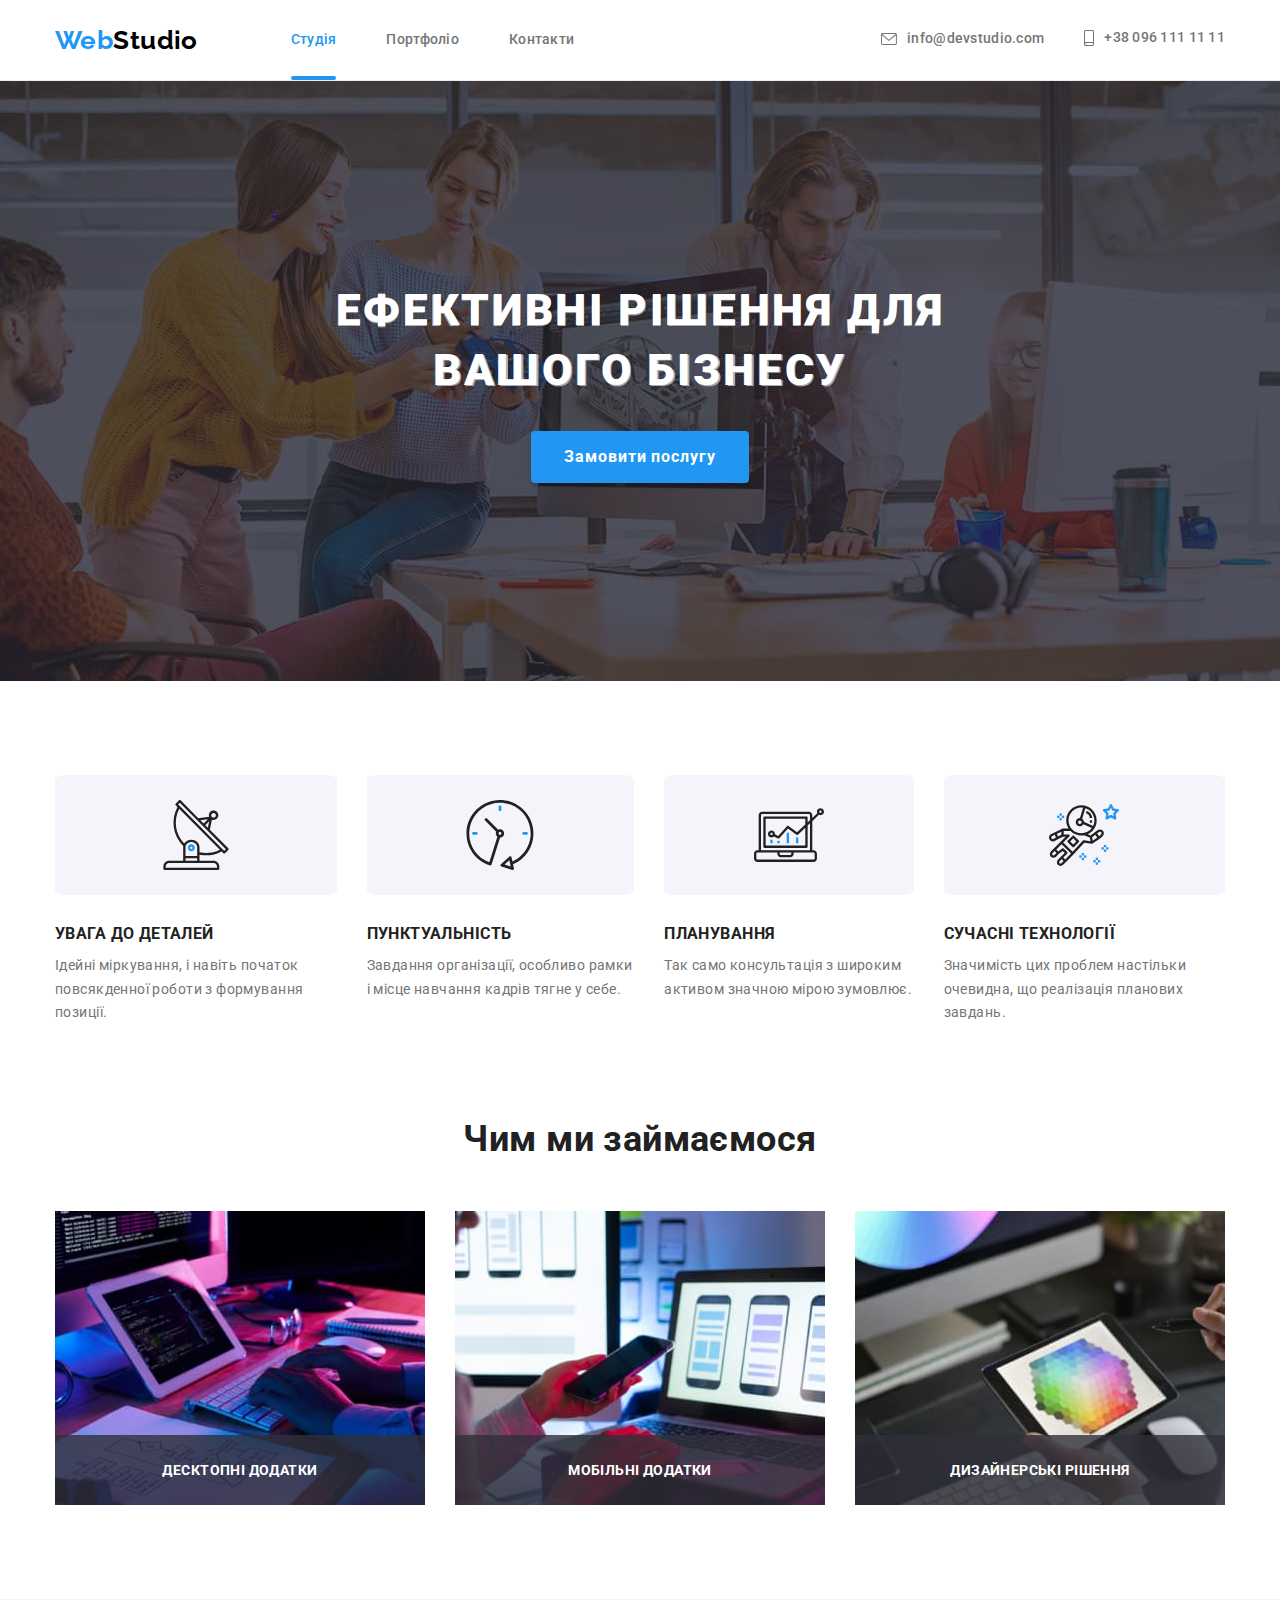
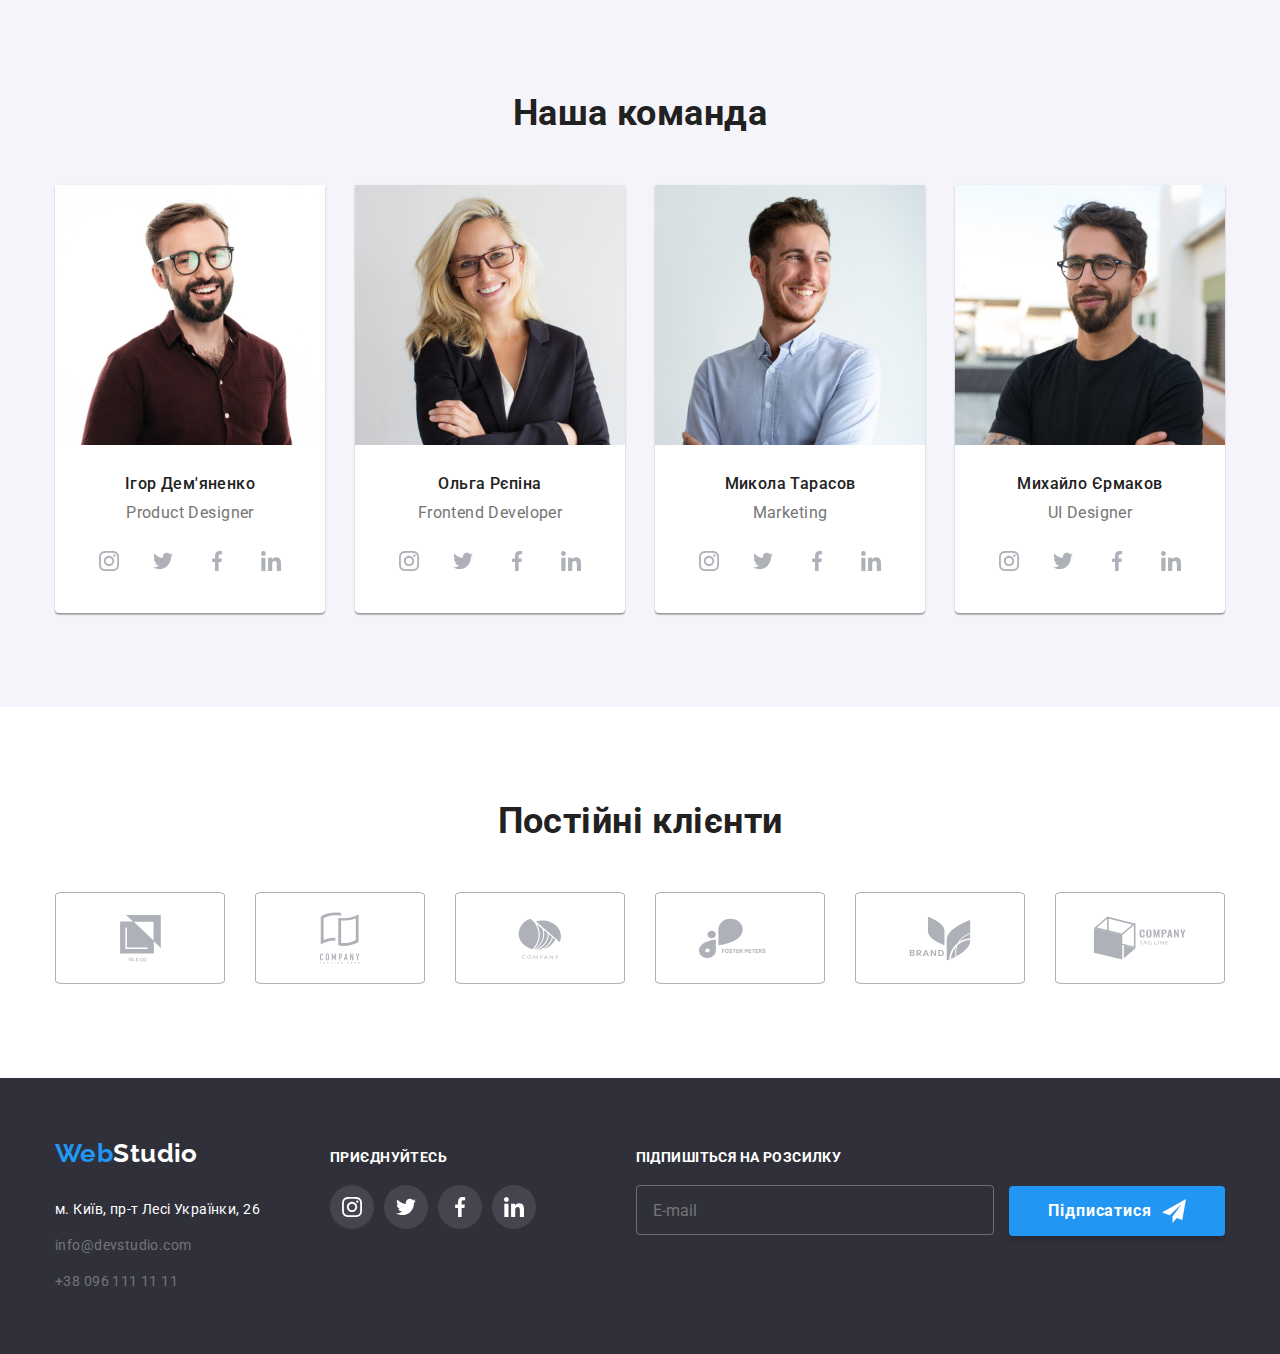
<file: index.html>
<!DOCTYPE html>
<html lang="en">
<head>
    <meta charset="UTF-8">
    <meta http-equiv="X-UA-Compatible" content="IE=edge">
    <meta name="viewport" content="width=device-width, initial-scale=1.0">
    <title>goit-markup-hw-03</title>
    <link href="https://fonts.googleapis.com/css2?family=Raleway:wght@700&family=Roboto:wght@400;500;700;900&display=swap" rel="stylesheet">
    <link rel="stylesheet" href="https://cdnjs.cloudflare.com/ajax/libs/modern-normalize/1.1.0/modern-normalize.min.css">
    <link rel="stylesheet" href="./css/styles.css">
</head>
<body>
    <!--Шапка-->
    <header class="page-header">
        <div class="conteiner header">
            <nav class="main-nav">
                <a href="./index.html" class="logo">Web<span class="accent">Studio</span></a>
                <ul class="site-nav list">
                    <li class="item"><a href="./index.html" class="link current">Студія</a></li>
                    <li class="item"><a href="./portfolio.html" class="link">Портфоліо</a></li>
                    <li class="item"><a href="" class="link">Контакти</a></li>
                </ul>
            </nav>
            <ul class="contact list">
                <li class="item">
                    <a href="mailto:info@devstudio.com" class="link">
                        <svg class="icon-mail" height="12px" width="16px">
                            <use href="./images/symbol-defs.svg#icon-envelope-1">
                            </use>
                        </svg>info@devstudio.com
                    </a>
                </li>
                <li class="item">
                    <a href="tel:+380961111111" class="link">
                        <svg class="icon-tel" height="16px" width="10px">
                            <use href="./images/symbol-defs.svg#icon-smartphone-1">
                            </use>
                        </svg>+38 096 111 11 11
                    </a>
                </li>
            </ul>
        </div>
    </header>
    <main>
        <!--Головний контент-->
        <!--Банер з кнопкою-->
        <section class="hero">
                <h1 class="hero-title">Ефективні рішення для вашого бізнесу</h1>
                <button  type="button" class="button" data-modal-open>Замовити послугу</button>
        </section>
        <!--Особливості компанії-->
        <section class="section osoblivosti">
            <div class="conteiner">
                <h2 class="hidden">Особливості</h2>
                <ul class="feature-list list">
                    <li class="item icon-antenna">
                        <h3 class="title">УВАГА ДО ДЕТАЛЕЙ</h3>
                        <p>Ідейні міркування, і навіть початок повсякденної роботи з формування позиції.</p>
                    </li>
                    <li class="item icon-clock">
                        <h3 class="title">ПУНКТУАЛЬНІСТЬ</h3>
                        <p>Завдання організації, особливо рамки і місце навчання кадрів тягне у себе.</p>
                    </li>
                    <li class="item icon-diagramma">
                        <h3 class="title">ПЛАНУВАННЯ</h3>
                        <p>Так само консультація з широким активом значною мірою зумовлює.</p>
                    </li>
                    <li class="item icon-astronaut">
                        <h3 class="title">СУЧАСНІ ТЕХНОЛОГІЇ</h3>
                        <p>Значимість цих проблем настільки очевидна, що реалізація планових завдань.</p>
                    </li>
                </ul>
            </div>
        </section>
        <!--Чим ми займаємось-->
        <section class="section">
            <div class="conteiner">
                <h2 class="section-title">Чим ми займаємося</h2>
                <ul class="list services">
                    <li class="item">
                        <img src="./images/box4.jpg" alt="кодування" width="370">
                        <p class="work-label">десктопні додатки</p>
                    </li>
                    <li class="item">
                        <img src="./images/box2.jpg" alt="адаптація" width="370">
                        <p class="work-label">мобільні додатки</p>
                    </li>
                    <li class="item">
                        <img src="./images/box3.jpg" alt="графіка" width="370">
                        <p class="work-label">дизайнерські рішення</p>
                    </li>
                </ul>
            </div>
        </section>
        <!--Команда-->
        <section class="team-section section">
            <div class="conteiner">
                <h2 class="section-title">Наша команда</h2>
                <ul class="team list">
                    <li class="item">
                        <img src="./images/igor.jpg" alt="Product Designer" class="image"  width="270">
                        <h3 class="title">Ігор Дем'яненко</h3>
                        <p class="team-text">Product Designer</p>
                        <ul class="list icons-list">
                            <li class="social">
                                <a class="link-icon" href="">
                                    <svg class="icon-social">
                                        <use href="./images/symbol-defs.svg#icon-instagram-2-1">
                                        </use>
                                    </svg>
                                </a>
                            </li>
                            <li class="social">
                                <a class="link-icon" href="">
                                    <svg class="icon-social">
                                        <use href="./images/symbol-defs.svg#icon-twitter-1-1">
                                        </use>
                                    </svg>
                                </a>
                            </li>
                            <li class="social">
                                <a class="link-icon" href="">
                                    <svg class="icon-social">
                                        <use href="./images/symbol-defs.svg#icon-facebook-1-1">
                                        </use>
                                    </svg>
                                </a>
                            </li>
                            <li class="social">
                                <a class="link-icon" href="">
                                    <svg class="icon-social">
                                        <use href="./images/symbol-defs.svg#icon-linkedin-1-1">
                                        </use>
                                    </svg>
                                </a>
                            </li>
                        </ul>
                    </li>
                    <li class="item">
                        <img src="./images/olga.jpg" alt="Frontend Developer" class="image"  width="270">
                        <h3 class="title">Ольга Рєпіна</h3>
                        <p class="team-text">Frontend Developer</p>
                        <ul class="list icons-list">
                            <li class="social">
                                <a class="link-icon" href="">
                                    <svg class="icon-social">
                                        <use href="./images/symbol-defs.svg#icon-instagram-2-1">
                                        </use>
                                    </svg>
                                </a>
                            </li>
                            <li class="social">
                                <a class="link-icon" href="">
                                    <svg class="icon-social">
                                        <use href="./images/symbol-defs.svg#icon-twitter-1-1">
                                        </use>
                                    </svg>
                                </a>
                            </li>
                            <li class="social">
                                <a class="link-icon" href="">
                                    <svg class="icon-social">
                                        <use href="./images/symbol-defs.svg#icon-facebook-1-1">
                                        </use>
                                    </svg>
                                </a>
                            </li>
                            <li class="social">
                                <a class="link-icon" href="">
                                    <svg class="icon-social">
                                        <use href="./images/symbol-defs.svg#icon-linkedin-1-1">
                                        </use>
                                    </svg>
                                </a>
                            </li>
                        </ul>
                    </li>
                    <li class="item">
                        <img src="./images/mikola.jpg" alt="Marketing" class="image"  width="270">
                        <h3 class="title">Микола Тарасов</h3>
                        <p class="team-text">Marketing</p>
                        <ul class="list icons-list">
                            <li class="social">
                                <a class="link-icon" href="">
                                    <svg class="icon-social">
                                        <use href="./images/symbol-defs.svg#icon-instagram-2-1">
                                        </use>
                                    </svg>
                                </a>
                            </li>
                            <li class="social">
                                <a class="link-icon" href="">
                                    <svg class="icon-social">
                                        <use href="./images/symbol-defs.svg#icon-twitter-1-1">
                                        </use>
                                    </svg>
                                </a>
                            </li>
                            <li class="social">
                                <a class="link-icon" href="">
                                    <svg class="icon-social">
                                        <use href="./images/symbol-defs.svg#icon-facebook-1-1">
                                        </use>
                                    </svg>
                                </a>
                            </li>
                            <li class="social">
                                <a class="link-icon" href="">
                                    <svg class="icon-social">
                                        <use href="./images/symbol-defs.svg#icon-linkedin-1-1">
                                        </use>
                                    </svg>
                                </a>
                            </li>
                        </ul>
                    </li>
                    <li class="item">
                        <img src="./images/mihailo.jpg" alt="UI Designer" class="image"  width="270">
                        <h3 class="title">Михайло Єрмаков</h3>
                        <p class="team-text">UI Designer</p>
                        <ul class="list icons-list">
                            <li class="social">
                                <a class="link-icon" href="">
                                    <svg class="icon-social">
                                        <use href="./images/symbol-defs.svg#icon-instagram-2-1">
                                        </use>
                                    </svg>
                                </a>
                            </li>
                            <li class="social">
                                <a class="link-icon" href="">
                                    <svg class="icon-social">
                                        <use href="./images/symbol-defs.svg#icon-twitter-1-1">
                                        </use>
                                    </svg>
                                </a>
                            </li>
                            <li class="social">
                                <a class="link-icon" href="">
                                    <svg class="icon-social">
                                        <use href="./images/symbol-defs.svg#icon-facebook-1-1">
                                        </use>
                                    </svg>
                                </a>
                            </li>
                            <li class="social">
                                <a class="link-icon" href="">
                                    <svg class="icon-social">
                                        <use href="./images/symbol-defs.svg#icon-linkedin-1-1">
                                        </use>
                                    </svg>
                                </a>
                            </li>
                        </ul>
                    </li>
                </ul>
            </div>
        </section>
        <section class="section section-clients">
            <div class="conteiner">
                <h2 class="section-title">Постійні клієнти</h2>
                <ul class="list client-list">
                    <li class="client-item">
                        <a class="client-link" href="">
                            <svg class="icon-company" height="46.7px" width="41px" >
                                <use href="./images/symbol-defs.svg#icon-group-6-1"></use>
                            </svg>
                        </a>
                    </li>
                    <li class="client-item">
                        <a class="client-link" href="">
                            <svg class="icon-company" height="52px" width="40px">
                                <use href="./images/symbol-defs.svg#icon-group-1-1" ></use>
                            </svg>
                        </a>
                    </li>
                    <li class="client-item">
                        <a class="client-link" href="">
                            <svg class="icon-company" height="41.18px" width="43.46px">
                                <use href="./images/symbol-defs.svg#icon-group-2-1" ></use>
                            </svg>
                        </a>
                    </li>
                    <li class="client-item">
                        <a class="client-link" href="">
                            <svg class="icon-company" width="84.44px" height="40.62px">
                                <use href="./images/symbol-defs.svg#icon-group-3-1" ></use>
                            </svg>
                        </a>
                    </li>
                    <li class="client-item">
                        <a class="client-link" href="">
                            <svg class="icon-company" width="62.54px" height="45.43px">
                                <use href="./images/symbol-defs.svg#icon-group-4-1" ></use>
                            </svg>
                        </a>
                    </li>
                    <li class="client-item">
                        <a class="client-link" href="">
                            <svg class="icon-company" width="93.79px" height="43.93px">
                                <use href="./images/symbol-defs.svg#icon-group-5-1" ></use>
                            </svg>
                        </a>
                    </li>
                </ul>
            </div>
        </section>
<div class="backdrop is-hidden" data-modal>
    <div class="modal">
        <button data-modal-close class="modal-close"><svg width="18px" height="18px">
            <use href="./images/symbol-defsX.svg#icon-close-black-18dp-2-1">
            </use>
        </svg></button>
        <p class="modal-heading">Залиште свої дані, ми вам передзвонимо</p>
        <form action="">
            <div class="modal-input-group">
                <label for="name"> Ім'я </label>
                    <input type="text" class="modal-input" name="name" id="name">
                    <svg width="18px" height="18px" class="icon-modal">
                        <use href="./images/symbol-defs3.svg#icon-person-black"></use>
                    </svg>
            </div>
            <div class="modal-input-group">
                <label for="tel"> Телефон </label>
                <input type="tel" class="modal-input" name="tel" id="tel">
                <svg width="18px" height="18px" class="icon-modal">
                    <use href="./images/symbol-defs3.svg#icon-phone-black-18dp-1"></use>
                </svg>
            </div>
            <div class="modal-input-group">
                <label for="email"> Пошта </label>
                <input type="email" class="modal-input" name="email" id="email">
                <svg width="18px" height="18px" class="icon-modal">
                    <use href="./images/symbol-defs3.svg#icon-email-black-18dp-1"></use>
                </svg>
            </div>
            <div class="modal-input-group comment">
                <label for="comment">Коментар</label>
                <textarea name="comment" id="comment" class="modal-text" placeholder=" Введіть текст"></textarea>
            </div>
            <div class="modal-input-group">
                <input type="checkbox" name="politic" id="politic" class="modal-politic-check" >
                <label for="politic" class="modal-politic-label">Погоджуюся з розсилкою та приймаю <a href="" class="conditions"> Умови договору</a></label>
            </div>
            <button type="submit" class="button-submit button" >Відправити</button>
        </form>
    </div>
</div>
    </main>
    <!--Футер-->
    <footer>
        <div class="conteiner foot">
            <div class="address">
                <a href="./index.html" class="logo">Web<span class="footerr">Studio</span></a>
                <address class="footerr">
                    <ul class="footer-list">
                        <li class="item"><a
                                href="https://www.google.ru/maps/place/%D0%B1%D1%83%D0%BB.+%D0%9B%D0%B5%D1%81%D0%B8+%D0%A3%D0%BA%D1%80%D0%B0%D0%B8%D0%BD%D0%BA%D0%B8,+26,+%D0%9A%D0%B8%D0%B5%D0%B2,+%D0%A3%D0%BA%D1%80%D0%B0%D0%B8%D0%BD%D0%B0,+02000/@50.4265807,30.5361971,17z/data=!3m1!4b1!4m5!3m4!1s0x40d4cf0e033ecbe9:0x57a4dffefec77da0!8m2!3d50.4265807!4d30.5383858"
                                target="_blank" rel="nofollow" class="link-physical link">м. Київ, пр-т Лесі Українки, 26</a></li>
                        <li class="item"><a href="mailto:info@devstudio.com" class="mailtel link">info@devstudio.com</a></li>
                        <li class="item"><a href="tel:+380961111111" class="mailtel link">+38 096 111 11 11</a></li>
                    </ul>
                </address>
            </div>
            <div class="social-footer">
                <p class="title-social">Приєднуйтесь</p>
                <ul class="list icons-list-footer">
                    <li class="item">
                        <a class="link-icon icon-footer" href="">
                            <svg class="icon-social icon-social-footer">
                                <use href="./images/symbol-defs.svg#icon-instagram-2-1">
                                </use>
                            </svg>
                        </a>
                    </li>
                    <li class="item">
                        <a class="link-icon icon-footer" href="">
                            <svg class="icon-social icon-social-footer">
                                <use href="./images/symbol-defs.svg#icon-twitter-1-1">
                                </use>
                            </svg>
                        </a>
                    </li>
                    <li class="item">
                        <a class="link-icon icon-footer" href="">
                            <svg class="icon-social icon-social-footer">
                                <use href="./images/symbol-defs.svg#icon-facebook-1-1">
                                </use>
                            </svg>
                        </a>
                    </li>
                    <li class="item">
                        <a class="link-icon icon-footer" href="">
                            <svg class="icon-social icon-social-footer">
                                <use href="./images/symbol-defs.svg#icon-linkedin-1-1">
                                </use>
                            </svg>
                        </a>
                    </li>
                </ul>
             </div>
             <div class="subscription">
                <p class="title-social">Підпишіться на розсилку</p>
                <form class="form-subscription" action="">
                    <input class="form-subscription-input "type="email" name="email" placeholder="E-mail">
                    <button type="submit" class="button subscr-button">Підписатися <svg class="subscr-send">
                        <use href="./images/symbol-defs3.svg#icon-icon-send" height="24px" width="24px"></use>
                    </svg></button>
                </form>
             </div>
        </div>
    </footer>
    <script src="./js/modal.js"></script>
</body>
</html>
</file>
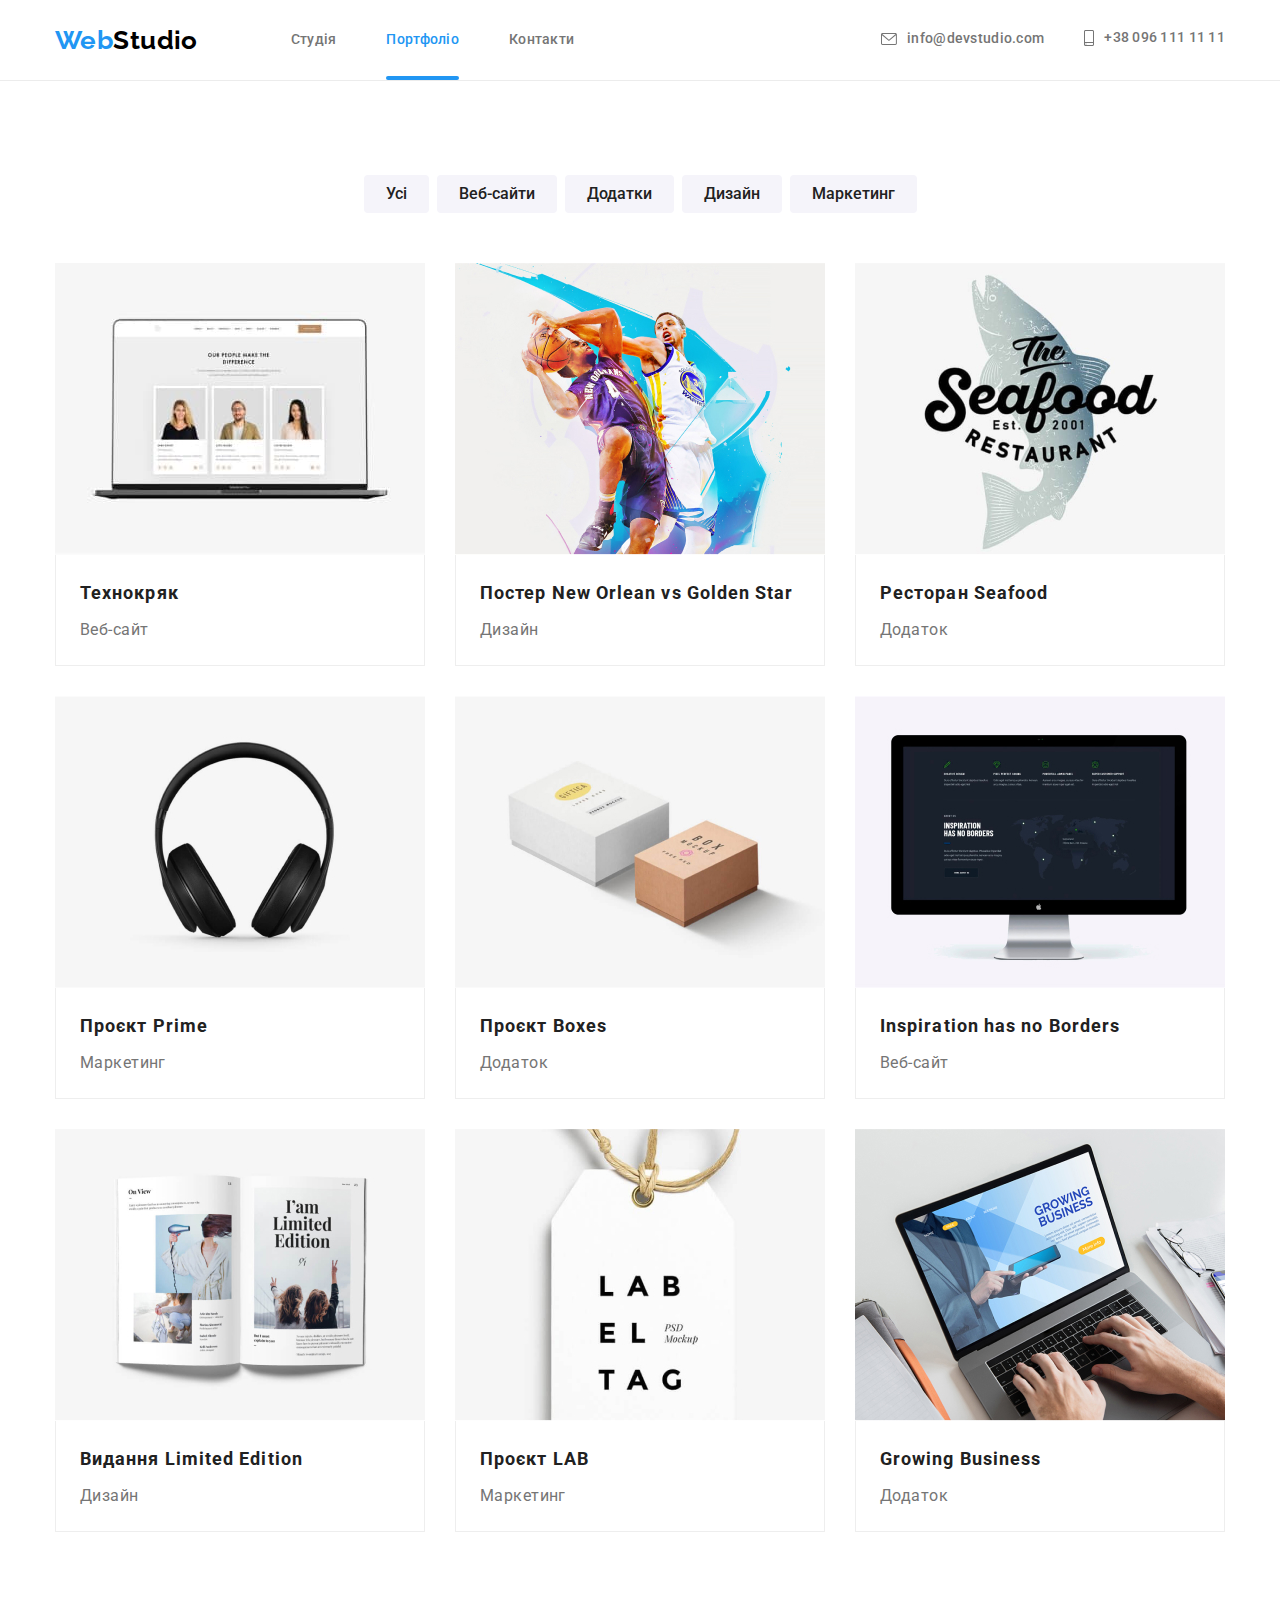
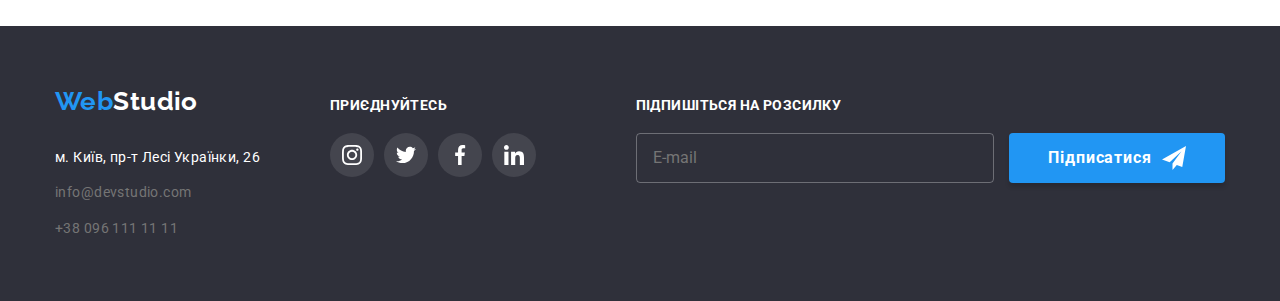
<file: portfolio.html>
<!DOCTYPE html>
<html lang="en">
<head>
    <meta charset="UTF-8">
    <meta http-equiv="X-UA-Compatible" content="IE=edge">
    <meta name="viewport" content="width=device-width, initial-scale=1.0">
    <title>Portfolio</title>
    <link href="https://fonts.googleapis.com/css2?family=Raleway:wght@700&family=Roboto:wght@400;500;700;900&display=swap " rel="stylesheet">
    <link rel="stylesheet" href="https://cdnjs.cloudflare.com/ajax/libs/modern-normalize/1.1.0/modern-normalize.min.css">
    <link rel="stylesheet" href="./css/styles.css">
</head>
<body>
    <!--Шапка-->
    <header class="page-header">
        <div class="conteiner header">
            <nav class="main-nav">
                <a href="./index.html" class="logo">Web<span class="accent">Studio</span></a>
                <ul class="site-nav list">
                    <li class="item"><a href="./index.html" class="link">Студія</a></li>
                    <li class="item"><a href="./portfolio.html" class="link current">Портфоліо</a></li>
                    <li class="item"><a href="" class="link">Контакти</a></li>
                </ul>
            </nav>
            <ul class="contact list">
                <li class="item">
                    <a href="mailto:info@devstudio.com" class="link">
                        <svg class="icon-mail" height="12px" width="16px">
                            <use href="./images/symbol-defs.svg#icon-envelope-1">
                            </use>
                        </svg>info@devstudio.com
                    </a>
                </li>
                <li class="item">
                    <a href="tel:+380961111111" class="link">
                        <svg class="icon-tel" height="16px" width="10px">
                            <use href="./images/symbol-defs.svg#icon-smartphone-1">
                            </use>
                        </svg>+38 096 111 11 11
                    </a>
                </li>
            </ul>
        </div>
    </header>
    <!--Головний контент--> 
    <main>
        <section class="section-portfolio">
            <div class="conteiner">
                <h1 class="hidden">Наші роботи</h1>
                <ul class="list button-list">
                    <li><button type="button" class="button-filter">Усі</button></li>
                    <li><button type="button" class="button-filter">Веб-сайти</button></li>
                    <li><button type="button" class="button-filter">Додатки</button></li>
                    <li><button type="button" class="button-filter">Дизайн</button></li>
                    <li><button type="button" class="button-filter">Маркетинг</button></li>
                </ul>
                <ul class="portfolio-list list">
                    <li class="item">
                        <a class="card-link" href="">
                            <div class="overlay-card">
                                <img src="./images/technokriak.jpg" alt="Технокряк" width="370">
                                <p class="card-description">Ресурс пропонує комплексні пропозиції з різним рівнем функціоналу та сервісів. Все це
                                дозволить відвідувачу отримати
                                вичерпні відомості про компанію чи приватну особу.</p>
                            </div>
                            <div class="card-info">
                                <h2 class="title">Технокряк</h2>
                                <p class="portfolio-text">Веб-сайт</p>
                            </div>
                        </a>
                    </li>
                    <li class="item">
                        <a class="card-link" href="">
                            <div class="overlay-card">
                                <img src="./images/NewOrleanvsGoldenStar.jpg" alt="NewOrleanvsGoldenStar" width="370">
                                <p class="card-description">Ресурс пропонує комплексні пропозиції з різним рівнем функціоналу та сервісів. Все це
                                дозволить відвідувачу отримати
                                вичерпні відомості про компанію чи приватну особу.</p>
                            </div>
                            <div class="card-info">
                                <h2 class="title">Постер New Orlean vs Golden Star</h2>
                                <p class="portfolio-text">Дизайн</p>
                            </div>
                        </a>
                    </li>
                    <li class="item">
                        <a class="card-link" href="">
                            <div class="overlay-card">
                                <img src="./images/SeaFood.jpg" alt="SeaFood" width="370">
                                <p class="card-description">Ресурс пропонує комплексні пропозиції з різним рівнем функціоналу та сервісів. Все це
                                дозволить відвідувачу отримати
                                вичерпні відомості про компанію чи приватну особу.</p>
                            </div>
                            <div class="card-info">
                                <h2 class="title">Ресторан Seafood</h2>
                                <p class="portfolio-text">Додаток</p>
                            </div>
                        </a>
                    </li>
                    <li class="item">
                        <a class="card-link" href="">
                            <div class="overlay-card">
                                <img src="./images/Prime.jpg" alt="Prime" width="370">
                                <p class="card-description">Ресурс пропонує комплексні пропозиції з різним рівнем функціоналу та сервісів. Все це
                                дозволить відвідувачу отримати
                                вичерпні відомості про компанію чи приватну особу.</p>
                            </div>
                            <div class="card-info">
                                <h2 class="title">Проєкт Prime</h2>
                                <p class="portfolio-text">Маркетинг</p>
                            </div>
                        </a>
                    </li>
                    <li class="item">
                        <a class="card-link" href="">
                            <div class="overlay-card">
                                <img src="./images/Boxes.jpg" alt="Boxes" width="370">
                                <p class="card-description">Ресурс пропонує комплексні пропозиції з різним рівнем функціоналу та сервісів. Все це
                                дозволить відвідувачу отримати
                                вичерпні відомості про компанію чи приватну особу.</p>
                            </div>
                            <div class="card-info">
                                <h2 class="title">Проєкт Boxes</h2>
                                <p class="portfolio-text">Додаток</p>
                            </div>
                        </a>
                    </li>
                    <li class="item">
                        <a class="card-link" href="">
                            <div class="overlay-card">
                                <img src="./images/InspirationhasnoBorders.jpg" alt="InspirationhasnoBorders" width="370">
                                <p class="card-description">Ресурс пропонує комплексні пропозиції з різним рівнем функціоналу та сервісів. Все це
                                дозволить відвідувачу отримати
                                вичерпні відомості про компанію чи приватну особу.</p>
                            </div>
                            <div class="card-info">
                                <h2 class="title">Inspiration has no Borders</h2>
                                <p class="portfolio-text">Веб-сайт</p>
                            </div>
                        </a>
                    </li>
                    <li class="item">
                        <a class="card-link" href="">
                            <div class="overlay-card">
                                <img src="./images/LimitedEdition.jpg" alt="LimitedEdition" width="370">
                                <p class="card-description">Ресурс пропонує комплексні пропозиції з різним рівнем функціоналу та сервісів. Все це
                                дозволить відвідувачу отримати
                                вичерпні відомості про компанію чи приватну особу.</p>
                            </div>
                            <div class="card-info">
                                <h2 class="title">Видання Limited Edition</h2>
                                <p class="portfolio-text">Дизайн</p>
                            </div>
                        </a>
                    </li>
                    <li class="item">
                        <a class="card-link" href="">
                            <div class="overlay-card">
                                <img src="./images/Lab.jpg" alt="Lab" width="370">
                                <p class="card-description">Ресурс пропонує комплексні пропозиції з різним рівнем функціоналу та сервісів. Все це
                                дозволить відвідувачу отримати
                                вичерпні відомості про компанію чи приватну особу.</p>
                            </div>
                            <div class="card-info">
                                <h2 class="title">Проєкт LAB</h2>
                                <p class="portfolio-text">Маркетинг</p>
                            </div>
                        </a>
                    </li>
                    <li class="item">
                       <a class="card-link" href="">
                            <div class="overlay-card">
                                <img src="./images/GrowingBusiness.jpg" alt="GrowingBusiness" width="370">
                                <p class="card-description">Ресурс пропонує комплексні пропозиції з різним рівнем функціоналу та сервісів. Все це
                                дозволить відвідувачу отримати
                                вичерпні відомості про компанію чи приватну особу.</p>
                            </div>
                            <div class="card-info">
                                <h2 class="title">Growing Business</h2>
                                <p class="portfolio-text">Додаток</p>
                            </div>
                       </a>
                    </li>
                </ul>
            </div>
        </section>
    </main>
    <!--Футер-->
    <footer>
        <div class="conteiner foot">
            <div class="address">
                <a href="./index.html" class="logo">Web<span class="footerr">Studio</span></a>
                <address class="footerr">
                    <ul class="footer-list">
                        <li class="item"><a
                                href="https://www.google.ru/maps/place/%D0%B1%D1%83%D0%BB.+%D0%9B%D0%B5%D1%81%D0%B8+%D0%A3%D0%BA%D1%80%D0%B0%D0%B8%D0%BD%D0%BA%D0%B8,+26,+%D0%9A%D0%B8%D0%B5%D0%B2,+%D0%A3%D0%BA%D1%80%D0%B0%D0%B8%D0%BD%D0%B0,+02000/@50.4265807,30.5361971,17z/data=!3m1!4b1!4m5!3m4!1s0x40d4cf0e033ecbe9:0x57a4dffefec77da0!8m2!3d50.4265807!4d30.5383858"
                                target="_blank" rel="nofollow" class="link-physical link">м. Київ, пр-т Лесі Українки,
                                26</a></li>
                        <li class="item"><a href="mailto:info@devstudio.com" class="mailtel link">info@devstudio.com</a>
                        </li>
                        <li class="item"><a href="tel:+380961111111" class="mailtel link">+38 096 111 11 11</a></li>
                    </ul>
                </address>
            </div>
            <div class="social-footer">
                <p class="title-social">Приєднуйтесь</p>
                <ul class="list icons-list-footer">
                    <li class="item">
                        <a class="link-icon icon-footer" href="">
                            <svg class="icon-social icon-social-footer">
                                <use href="./images/symbol-defs.svg#icon-instagram-2-1">
                                </use>
                            </svg>
                        </a>
                    </li>
                    <li class="item">
                        <a class="link-icon icon-footer" href="">
                            <svg class="icon-social icon-social-footer">
                                <use href="./images/symbol-defs.svg#icon-twitter-1-1">
                                </use>
                            </svg>
                        </a>
                    </li>
                    <li class="item">
                        <a class="link-icon icon-footer" href="">
                            <svg class="icon-social icon-social-footer">
                                <use href="./images/symbol-defs.svg#icon-facebook-1-1">
                                </use>
                            </svg>
                        </a>
                    </li>
                    <li class="item">
                        <a class="link-icon icon-footer" href="">
                            <svg class="icon-social icon-social-footer">
                                <use href="./images/symbol-defs.svg#icon-linkedin-1-1">
                                </use>
                            </svg>
                        </a>
                    </li>
                </ul>
            </div>
            <div class="subscription">
                <p class="title-social">Підпишіться на розсилку</p>
                <form class="form-subscription" action="">
                    <input class="form-subscription-input " type="email" name="email" placeholder="E-mail">
                    <button type="submit" class="button subscr-button">Підписатися <svg class="subscr-send">
                            <use href="./images/symbol-defs3.svg#icon-icon-send" height="24px" width="24px"></use>
                        </svg></button>
                </form>
            </div>
        </div>
    </footer>
</body>
</html>
</file>
<file: css/styles.css>
:root{
    --primary-text-color:#757575;
    --title-text-color:#212121;
    --accent-color:#2196F3;
    --background-color:#ffffff;
    --section-color:#F5F5F5;
    --hero-footer-color: #2F303A;
    --team-color:#F5F4FA;
    --hero-button:#188CE8;
    --mailtel-color:#rgba(255, 255, 255, 0.6);
    --border: #ececec;
    --icon-color: #afb1b8;
    --icon-background: rgba(255, 255, 255, 0.1);
    --background-label: rgba(47, 48, 58, 0.8);
    --card-description: rgba(33, 150, 243, 0.9);
    --modal-border: rgba(0, 0, 0, 0.1);
    --modal-input-color: rgba(33, 33, 33, 0.2);
    --modal-text:rgba(117, 117, 117, 0.5);
    --border-subscribe:rgba(255, 255, 255, 0.3);
}

/*header*/
body{
    background-color:var(--background-color);
    color:var(--primary-text-color);
    font-family: "Roboto",sans-serif;
    letter-spacing: 0.03em;
    font-size: 14px;
    line-height: 1.71;
    font-weight: 400;
}

h1, 
h2,
h3,
h4,
h5,
h6,
p {
    margin-top:0px;
    margin-bottom:0px;
}

img {
    display: block;
}

.header{
    align-items: center;
}
.page-header{
    border-bottom: 1px solid var(--border);

}

.page-header .conteiner{
    display: flex;
    justify-content: space-between;
}

.conteiner{
    margin-left: auto;
    margin-right: auto;
    width: 1200px;
    padding-left: 15px;
    padding-right: 15px;
}

.logo{
    color:var(--accent-color);
    font-family: "Raleway",sans-serif;
    font-weight: 700;
    font-size: 26px;
    line-height: 1.19;
    text-decoration: none;
}

.logo .accent{
    color:#000000;
}

.list{
    display: flex;
    margin: 0;
    padding: 0;
    list-style: none;
}

.contact .link:hover,
.contact .link:focus{
    color: var(--accent-color);
    fill: var(--accent-color);

}

.link,
.link-physical{
    color: var(--primary-text-color);
    text-decoration: none;
    fill: var(--primary-text-color);
    transition: color 250ms cubic-bezier(0.4, 0, 0.2, 1);
}

/*site-nav*/

.main-nav{
    display: flex;
    align-items: center;
}

.site-nav{
    display: flex;
    margin-left: 93px;
    color:var(--title-text-color);
    font-weight: 500;
    line-height: 1.14;
    letter-spacing: 0.02em;
}

.site-nav .link{
    padding-top: 32px;
    padding-bottom: 32px;
    display: block;
}

.site-nav .item{
    margin-right: 50px;
}

.site-nav .item:last-child{
    margin-right: 0;
}

.site-nav .link:hover, 
.site-nav .link:focus{
    color:var(--accent-color);
}

.site-nav .link.current{
    color: var(--accent-color);
    position: relative;
}

.site-nav .link.current::after{
    content:"";
    position: absolute;
    bottom:0;
    left: 0;
    width: 100%;
    height: 4px;
    border-radius: 2px;
    background:var(--accent-color);
}

.contact{
    align-items: center;
    display: flex;
    margin-left: auto;
    font-weight: 500;
    line-height: 1.14;
    letter-spacing: 0.02em;
    
}

.contact .link{
    display: inline-flex;
    align-items: center;
}

.contact .item:not(:last-child){
    margin-right: 40px;
}

.icon-mail{
    margin-right: 10px;
}

.icon-tel{
    margin-right: 10px;
}

/*hero*/

.hero {
    background-color: var(--hero-footer-color);
    text-align: center;
    max-width: 1600px;
    max-height: 600px;
    margin-left: auto;
    margin-right: auto;
    padding: 200px 0;
    background-image: linear-gradient( to right, rgba(47, 48, 58, 0.4), rgba(47, 48, 58, 0.4)) ,url(../images/hero.jpg);
    background-repeat: no-repeat;
    background-position: center;
    background-size: cover;
}


.hero-title{
    margin:0 auto;
    margin-bottom: 30px;
    max-width: 696px;
    color:var(--background-color);
    font-weight: 900;
    font-size: 44px;
    line-height: 1.36;
    letter-spacing: 0.06em;
    text-transform: uppercase;
}

/*section*/

.hidden{
    position: absolute;
    width: 1px;
    height: 1px;
    margin: -1px;
    border: 0;
    padding: 0;
    white-space: nowrap;
    clip-path: inset(100%);
    clip: rect(0 0 0 0);
    overflow: hidden;
}

.section{
    padding:0 0 94px 0;
}

.section-title{
    margin-bottom: 50px;
    color:var(--title-text-color);
    font-weight: 700;
    font-size: 36px;
    line-height: 1.16;
    text-align: center;
}

/*features*/

.osoblivosti{
    padding-top: 94px;
}

.feature-list{
    display: flex;
}

.feature-list .item:not(:last-child){
    margin-right: 30px;
}

.feature-list .title{
    color:var(--title-text-color);
    font-weight: 700;
    line-height: 1.14;
    text-transform: uppercase;
}

.feature-list .item::before{
    display:block;
    content: "";
    height: 120px;
    background-size: 70px, contain;
    background-repeat: no-repeat;
    background-position: center;
    background-color: var(--team-color);
    margin-bottom: 30px;
    border-radius: 4%;
}

.icon-antenna::before{
    background-image: url(../images/antenna\ 1.svg);
}

.icon-clock::before{
    background-image: url(../images/clock\ 1.svg);
}

.icon-diagramma::before{
    background-image: url(../images/diagram\ 1.svg);
}

.icon-astronaut::before{
    background-image: url(../images/astronaut\ 1.svg);
}

.title{
    margin-bottom: 10px;
}

/*what we do*/

.services > .item{
    position: relative;
}

.work-label{
    position:absolute;
    display: flex;
    justify-content: center;
    align-items:center;
    height: 70px;
    bottom: 0;
    width: 100%;

    font-weight: 700;
    line-height: 1.17;

    text-transform: uppercase;
    color: var(--background-color);
    background-color: var(--background-label);
}

.services {
    column-gap:30px;
}

/*team*/

.team{
    column-gap: 30px;
}

.image{
    border-radius: 0px;
    margin-bottom: 30px;
}

.team .item {
    background-color: var(--background-color);
    box-shadow: 0px 1px 3px rgba(0, 0, 0, 0.12), 0px 1px 1px rgba(0, 0, 0, 0.14), 0px 2px 1px rgba(0, 0, 0, 0.2);
    border-radius: 0px 0px 4px 4px;
}

.team .title{
    color:var(--title-text-color);
    font-weight: 500;
    font-size: 16px;
    line-height: 1.18;
    text-align: center;
}

.team-section{
    background-color: var(--team-color);
    padding-top: 94px;
}

.team-text{
    margin-bottom: 16px;
    font-size: 16px;
    line-height: 1.18;
    text-align: center;
}

/*icon*/

.link-icon{
    width: 100%;
    height: 100%;
    justify-content: center;
    align-items:center;
    display: flex;
    border-radius: 50%;
    color: var(--icon-color);
    fill: currentColor;
    transition: background 250ms cubic-bezier(0.4, 0, 0.2, 1),
    color 250ms cubic-bezier(0.4, 0, 0.2, 1);
}

.link-icon:hover,
.link-icon:focus{
    background-color: var(--accent-color);
    fill: var(--background-color);
}

.icons-list .social{
    width: 44px;
    height: 44px;
}

.icons-list{
    display: flex;
    justify-content: center;
    column-gap:10px;
    margin-bottom: 30px;
}

.icon-social{
    display: block;
    width: 20px;
    height: 20px;
}

/*button*/

.button{
    display: inline-block;
    box-shadow: 0px 4px 4px rgba(0, 0, 0, 0.15);
    border:1px solid transparent;
    border-radius: 4px;
    padding: 10px 32px;
    min-width: 216px;
    color:var(--background-color);
    background-color: var(--accent-color);
    text-align: center;
    font-weight: 700;
    font-size: 16px;
    line-height: 1.87;
    letter-spacing: 0.06em;
    cursor: pointer;
    transition: background 250ms cubic-bezier(0.4, 0, 0.2, 1);
}

.button:hover,
.button:focus{
    background-color:var(--hero-button);
}

/*clients*/

.section-clients{
    padding-top: 94px;
}

.client-list{
    display: flex;
    justify-content: center;
    align-items: center;
    gap: 30px;
}

.client-link:hover,
.client-link:focus{
   fill: var(--accent-color);
   border: 1px solid var(--accent-color);
}

.client-link{
    color: var(--icon-color);
    border: 1px solid var(--icon-color);
    width: 170px;
    height: 92px;
    display: flex;
    justify-content: center;
    align-items: center;
    fill: currentColor;
    border-radius: 4%;
    transition: 250ms cubic-bezier(0.4, 0, 0.2, 1);
}

/*footer*/

footer{
    background-color:var(--hero-footer-color);
    padding: 60px 0;
}

.foot{
    display: flex;
    align-items: baseline;
}

.footerr{
    margin-top: 28px;
    font-style: normal;
}

.footer-list{
    margin: 0;
    padding: 0;
    list-style: none;
}

.footer-list .item{
    margin-bottom: 12px;
}

.footer-list .item:last-child{
    margin-bottom: 0px;
}

.logo .footerr{
    color:var(--background-color);
}

.mailtel{
    color:var(--mailtel-color);
    transition: color 250ms cubic-bezier(0.4, 0, 0.2, 1);
}

.link-physical{
    color:var(--background-color);
    transition: color 250ms cubic-bezier(0.4, 0, 0.2, 1);
}

.link-physical:hover,
.link-physical:focus,
.mailtel:hover,
.mailtel:focus{
    color:var(--accent-color)
}

/*footer-social*/

.icon-footer{
    background:var(--icon-background);
    height: 44px;
    width: 44px;
    
}

.social-footer {
    justify-content: center;
    margin-left: 70px;

}

.title-social {
    font-style: normal;
    font-weight: 700;
    font-size: 14px;
    line-height: 16px;
    letter-spacing: 0.03em;
    text-transform: uppercase;
    color: var(--background-color);
}

.icons-list-footer {
    display: flex;
    column-gap: 10px;
    margin-top: 20px;
}

.icon-social-footer {
    fill: var(--background-color);
}

/*Портфолио*/

/*Портфолио мейн*/

.section-portfolio{
    padding: 94px 0;
}

.portfolio-list .title{
    color:var(--title-text-color);
}

.button-list{
    justify-content: center;
    margin-left: auto;
    margin-right: auto;
    gap: 8px;
    margin-bottom: 50px;
}

.button-filter{
    padding: 6px 22px;
    color: var(--title-text-color);
    background-color:var(--team-color);
    border-radius: 4px;
    border: none;
    font-weight: 500;
    font-size: 16px;
    line-height: 1.62;
    cursor: pointer;
    transition: color 250ms cubic-bezier(0.4, 0, 0.2, 1), background 250ms cubic-bezier(0.4, 0, 0.2, 1);
}

.button-filter:hover,
.button-filter:focus{
    background-color:var(--accent-color);
    color:var(--background-color);
    box-shadow: 0px 3px 1px rgba(0, 0, 0, 0.1), 0px 1px 2px rgba(0, 0, 0, 0.08), 0px 2px 2px rgba(0, 0, 0, 0.12);

}

.portfolio-list{
    flex-wrap: wrap;
    gap: 30px;
}

.overlay-card{
    position: relative;
    overflow: hidden;
}

.card-link:hover .card-description{
    transform: translateY(0);
    transition:transform  250ms cubic-bezier(0.4, 0, 0.2, 1);
}

.card-description{
    position: absolute;
    height: 100%;
    width: 100%;
    padding: 63px 24px;
    bottom:0;
    background: var(--card-description);
    transform: translateY(100%);

    font-size: 18px;
    line-height: 1.55;
    color: var(--background-color);

}

.card-info{
    border-top: 0;
    padding: 20px 24px;
    border-bottom:1px solid #EEEEEE;
    border-left: 1px solid #EEEEEE;;
    border-right: 1px solid #EEEEEE;;
}
.portfolio-list .item{
    background-color: var(--background-color);
}


.portfolio-list .item:nth-child(3n){
    margin-right: 0;
}

.portfolio-list .title{
    font-weight: 700;
    font-size: 18px;
    line-height: 2;
    letter-spacing: 0.06em;
    margin-bottom: 4px;
}

.portfolio-text{
    font-size: 16px;
    line-height: 1.87;
}

.portfolio-list .item:hover,
.portfolio-list .item:focus{
    box-shadow: 0px 1px 1px rgba(0, 0, 0, 0.12), 0px 4px 4px rgba(0, 0, 0, 0.06), 1px 4px 6px rgba(0, 0, 0, 0.16);
}

a{
    text-decoration: none;
    color: var(--primary-text-color);
}

.backdrop.is-hidden{  
    opacity: 0;
    pointer-events: none;
    visibility: hidden;
}

.backdrop{
    position: fixed;
    top: 0;
    left: 0;
    width: 100%;
    height: 100%;
    background-color:rgba(0, 0, 0, 0.2);
    transition: opacity 250ms cubic-bezier(0.4, 0, 0.2, 1), visibility 250ms cubic-bezier(0.4, 0, 0.2, 1);
}

.backdrop.is-hidden .modal {
    transform: translate(-50%, -50%) scale(0);
}

.modal{
    position: absolute;
    top: 50%;
    left: 50%;
    transform: translate(-50%, -50%) scaleX(1) scaleY(1);

    width: 528px;
    min-height: 581px;
    padding: 40px;
    border-radius: 4px;

    background-color: var(--background-color);
    box-shadow: 0px 1px 3px rgba(0, 0, 0, 0.12), 0px 1px 1px rgba(0, 0, 0, 0.14),
    0px 2px 1px rgba(0, 0, 0, 0.2);
    border-radius: 4px;
    transition: transform 500ms cubic-bezier(0.4, 0, 0.2, 1);
}

.modal-close{
    display: flex;
    align-items:center;
    justify-content: center;
    position:absolute;
    top: 10px;
    right: 10px;

    width: 30px;
    height: 30px;
    background-color: transparent;
    border: 1px solid var(--modal-border);
    border-radius: 50%;
    cursor: pointer;
    transition: fill 250ms cubic-bezier(0.4, 0, 0.2, 1);
}

.modal-close:hover,
.modal-close:focus{
    fill: var(--accent-color);
}

.modal-heading{
    font-weight: 700;
    font-size: 20px;
    text-align: center;
    color: var(--title-text-color);
    margin-bottom: 12px;
}

.modal-input{
    width: 100%;
    height: 40px;
    border-radius: 4px;
    border: 1px solid var(--modal-input-color);
    border-radius: 4px;
    padding: 12px 12px 12px 42px;
    cursor: pointer;
    outline: transparent;
}

.modal-text:focus,
.modal-input:focus{
    border: 1px solid var(--accent-color);
}

.modal-input:focus + svg{
    fill: var(--accent-color);
    transition: transform 250ms cubic-bezier(0.4, 0, 0.2, 1);
}

.modal-input-group{
    margin-bottom: 10px;
    position: relative;
}

.modal-input-group label{
    display: block;
    color: var(--primary-text-color);
    margin-bottom: 4px;
    font-size: 12px;
    line-height: 1.17;
    letter-spacing: 0.01em;
}

.modal-text{
    width: 100%;
    height: 120px;
    border-radius: 4px;
    resize: none;
    padding: 12px 16px;
    /* color: rgba(117, 117, 117, 0.5); */
    border: 1px solid var(--modal-input-color);
    border-radius: 4px;
    cursor: pointer;
    outline: transparent;
}

.modal-politic-label::before{
    content:"";
    width: 16px;
    height: 16px;
    border: 1px solid var(--title-text-color);
    border-radius: 2px;
    margin-right: 8px;
}

label.modal-politic-label {
    display: flex;
    align-items: center;
    justify-content: center;
    font-size: 14px;
    line-height: 1.71;
    letter-spacing: 0.03em;
    margin-bottom: 0;
}

.modal .comment{
    margin-bottom: 20px;
}

.conditions{
    margin-left: 5px;
    color: var(--accent-color);
    text-decoration: underline;
}

.modal-politic-check:checked +label::before{
    border:none;
    background-repeat:no-repeat;
    background-image: url(../images/Vector.svg);
    background-position:center;
    background-color: var(--accent-color);
}

.modal-politic-check{
    appearance: none;
    position: absolute;
}

.icon-modal{
    position: absolute;
    left: 12px;
    transform: translateY(11px);
}

.subscription{
    margin-left: auto;
}

.form-subscription-input{
    height: 50px;
    width: 358px;
    margin-right: 12px;
    padding-left: 16px;
    border-radius: 4px;
    border: 1px solid var(--border-subscribe);
    background-color: transparent;
    font-size: 16px;
    color: var(--background-color);
}

.button-submit{
    display: block;
    margin-left: auto;
    margin-right: auto;
    margin-top: 30px;
}

.subscr-button{
    height: 50px;
    display: inline-flex;
    justify-content: center;
    align-items:center;
    margin-left: auto;
    margin-right: auto;
}

.subscr-send{
    height: 24px;
    width: 24px;
    margin-left: 10px;
}

.subscription > .title-social{
    margin-bottom: 20px;
}
</file>
